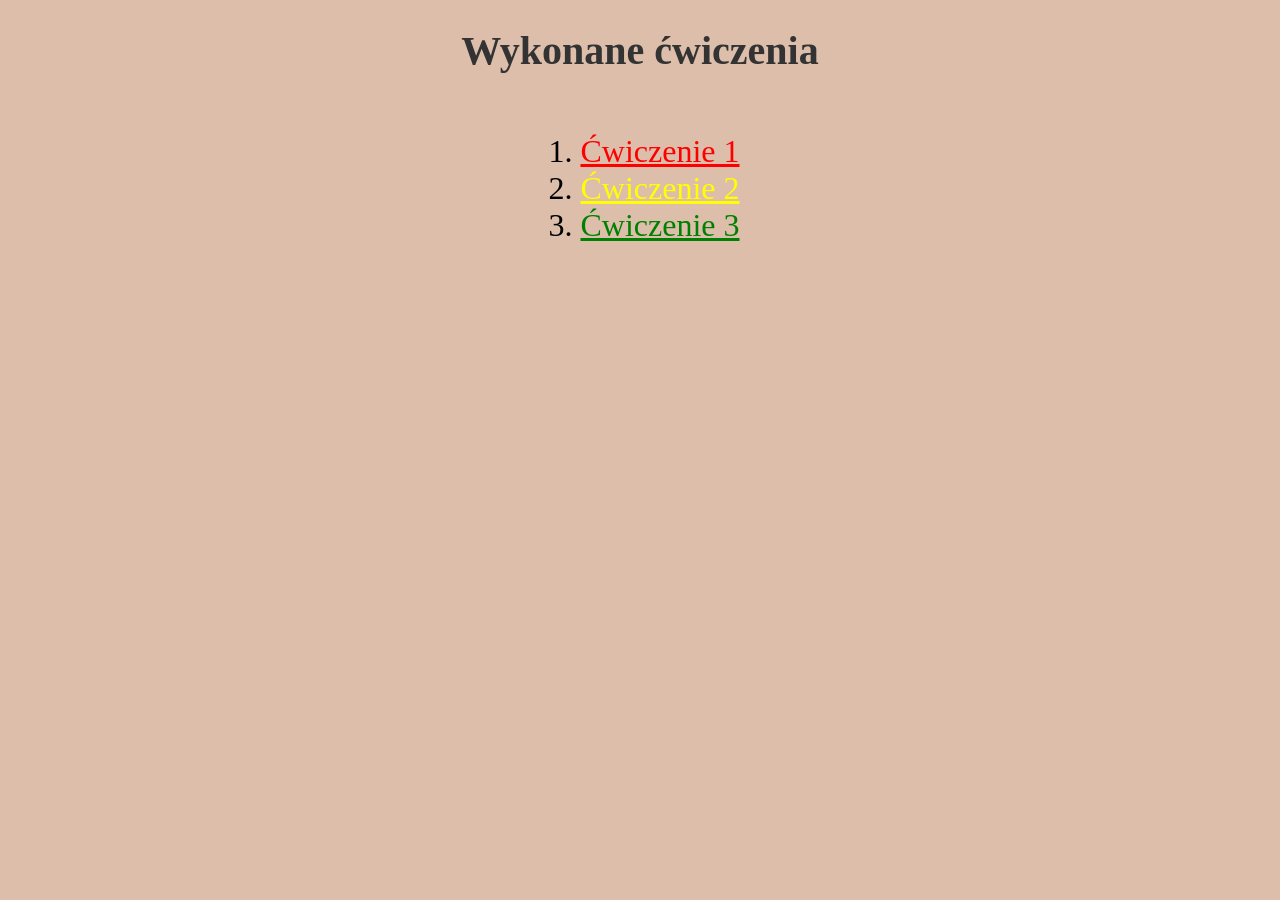
<file: Lab_01/index.html>
<!DOCTYPE html>
<html lang="pl">
<head>
  <meta charset="UTF-8" />
  <meta name="viewport" content="width=device-width, initial-scale=1.0" />
  <title>My Website</title>
  <link rel="stylesheet" href="./style.css" />
</head>
<body>
  <main class="main-container">
    <h1 id="tytul">Wykonane ćwiczenia</h1>
    <ol id="cwiczenia">
      <li><a id="pierwsze" href="cwiczenie1.html">Ćwiczenie 1</a></li>
      <li><a id="drugie" href="cwiczenie2.html">Ćwiczenie 2</a></li>
      <li><a id="trzecie" href="cwiczenie3.html">Ćwiczenie 3</a></li>
    </ol>
  </main>
  <script src="index.js"></script>
</body>
</html>
</file>
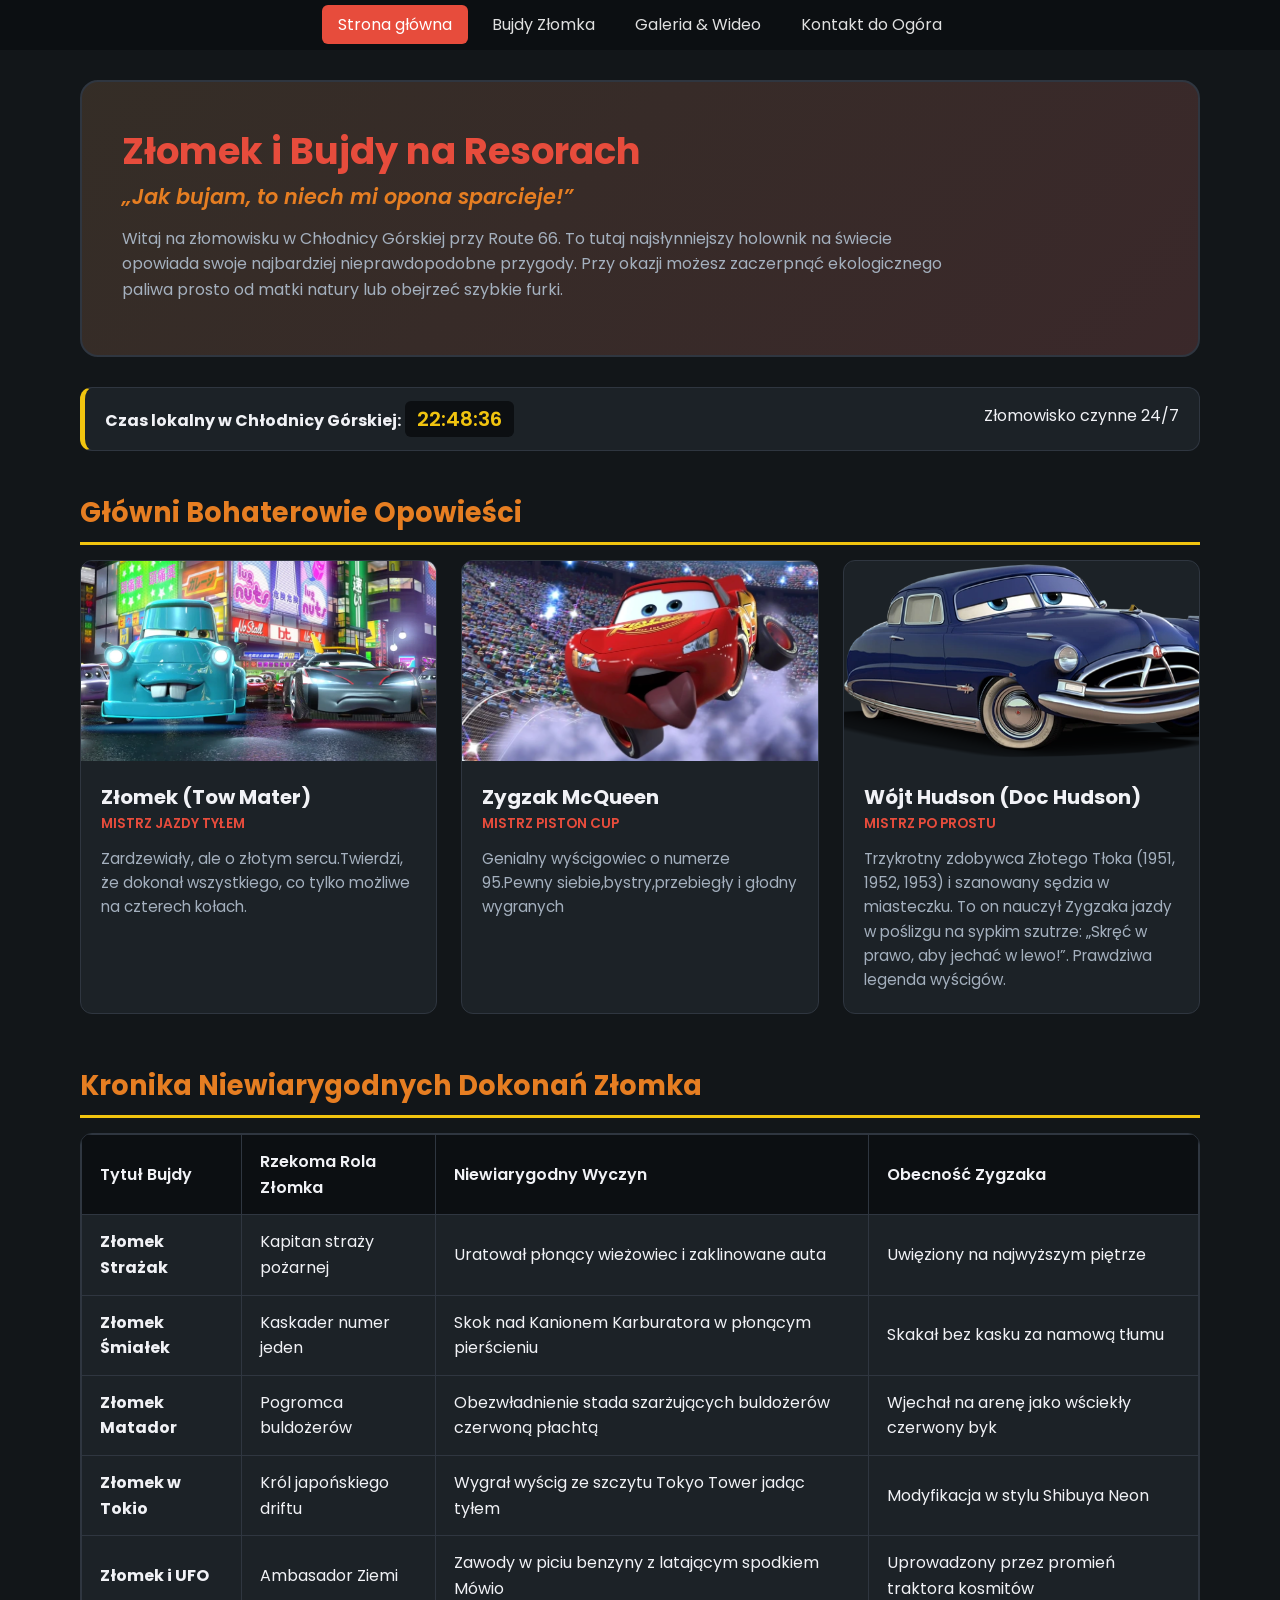
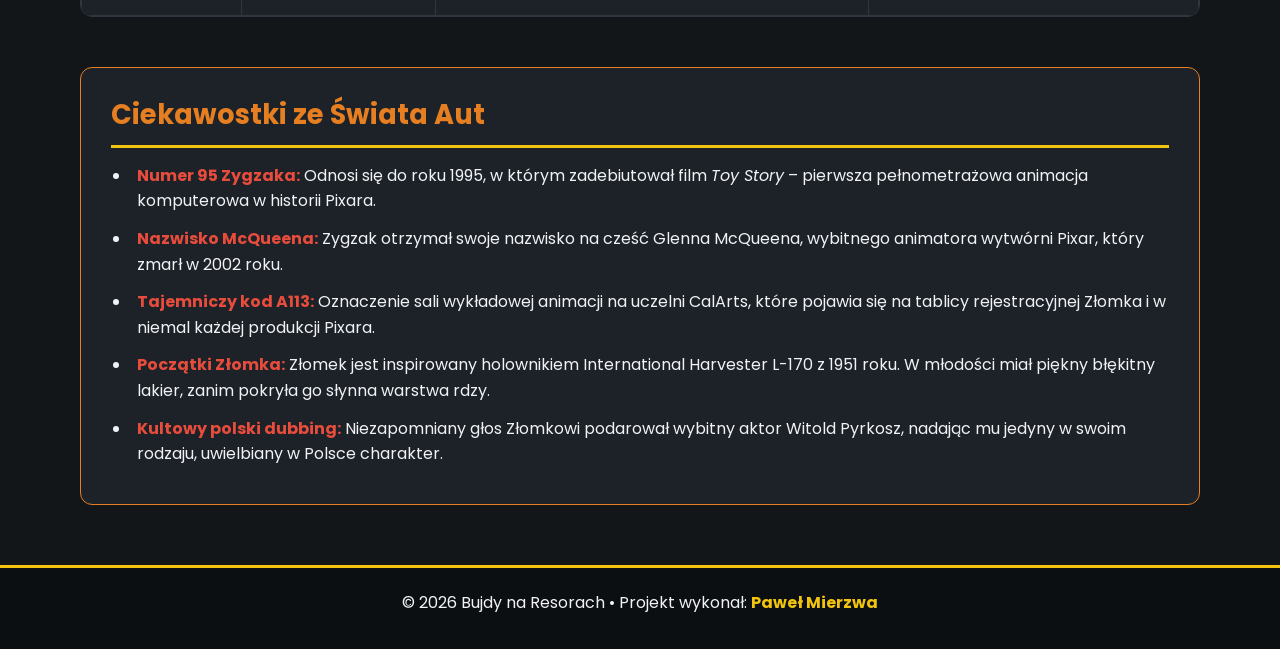
<file: Projekt1/index.html>
<!DOCTYPE html>
<html lang="pl">
<head>
    <meta charset="UTF-8">
    <meta name="viewport" content="width=device-width, initial-scale=1.0">
    <title>Bujdy na Resorach - Złomek & Przyjaciele</title>
    <link href="https://fonts.googleapis.com/css2?family=Poppins:wght@400;600&family=Russo+One&display=swap" rel="stylesheet">
    <link rel="stylesheet" href="index.css">
</head>
<body>
    <header>
        <nav>
            <button class="hamburger" onclick="toggleMenu()">☰</button>
            <ul id="menu">
                <li><a href="index.html" class="active">Strona główna</a></li>
                <li><a href="bajeczki.html">Bujdy Złomka</a></li>
                <li><a href="galeria.html">Galeria & Wideo</a></li>
                <li><a href="kontakt.html">Kontakt do Ogóra</a></li>
            </ul>
        </nav>
    </header>

    <main>
        <section class="hero">
            <h1>Złomek i Bujdy na Resorach</h1>
            <p class="motto">„Jak bujam, to niech mi opona sparcieje!”</p>
            <p class="opis">
                Witaj na złomowisku w Chłodnicy Górskiej przy Route 66. To tutaj najsłynniejszy holownik na świecie
                opowiada swoje najbardziej nieprawdopodobne przygody. Przy okazji możesz zaczerpnąć ekologicznego paliwa
                prosto od matki natury lub obejrzeć szybkie furki.
            </p>
        </section>

        <section class="clock-banner">
            <span> <strong>Czas lokalny w Chłodnicy Górskiej:</strong> <span id="zegar"></span></span>
            <span> Złomowisko czynne 24/7</span>
        </section>

        <section class="sekcja">
            <h2>Główni Bohaterowie Opowieści</h2>

            <div class="karty">
                <article class="karta">
                    <img src="img/bajeczki/tokio.jpg" alt="Złomek mistrz kierownicy">
                    <div class="karta-tresc">
                        <h3>Złomek (Tow Mater)</h3>
                        <p class="rola">Mistrz jazdy tyłem</p>
                        <p>Zardzewiały, ale o złotym sercu.Twierdzi, że dokonał wszystkiego, co tylko możliwe na czterech kołach.</p>
                    </div>
                </article>

                <article class="karta">
                    <img src="img/zygzak.jpg" alt="Zygzak McQueen">
                    <div class="karta-tresc">
                        <h3>Zygzak McQueen</h3>
                        <p class="rola">Mistrz Piston Cup</p>
                        <p>Genialny wyścigowiec o numerze 95.Pewny siebie,bystry,przebiegły i głodny wygranych</p>
                    </div>
                </article>

                <article class="karta">
                    <img src="img/3.jpg" alt="Wójt Hudson Doc Hudson">
                    <div class="karta-tresc">
                        <h3>Wójt Hudson (Doc Hudson)</h3>
                        <p class="rola">Mistrz po prostu</p>
                        <p>Trzykrotny zdobywca Złotego Tłoka (1951, 1952, 1953) i szanowany sędzia w miasteczku. To on nauczył Zygzaka jazdy w poślizgu na sypkim szutrze: „Skręć w prawo, aby jechać w lewo!”. Prawdziwa legenda wyścigów.</p>
                    </div>
                </article>
            </div>
        </section>

        <section class="sekcja">
            <h2>Kronika Niewiarygodnych Dokonań Złomka</h2>
            <div class="table-responsive">
                <table>
                    <thead>
                        <tr>
                            <th>Tytuł Bujdy</th>
                            <th>Rzekoma Rola Złomka</th>
                            <th>Niewiarygodny Wyczyn</th>
                            <th>Obecność Zygzaka</th>
                        </tr>
                    </thead>
                    <tbody>
                        <tr>
                            <td><strong>Złomek Strażak</strong></td>
                            <td>Kapitan straży pożarnej</td>
                            <td>Uratował płonący wieżowiec i zaklinowane auta</td>
                            <td>Uwięziony na najwyższym piętrze</td>
                        </tr>
                        <tr>
                            <td><strong>Złomek Śmiałek</strong></td>
                            <td>Kaskader numer jeden</td>
                            <td>Skok nad Kanionem Karburatora w płonącym pierścieniu</td>
                            <td>Skakał bez kasku za namową tłumu</td>
                        </tr>
                        <tr>
                            <td><strong>Złomek Matador</strong></td>
                            <td>Pogromca buldożerów</td>
                            <td>Obezwładnienie stada szarżujących buldożerów czerwoną płachtą</td>
                            <td>Wjechał na arenę jako wściekły czerwony byk</td>
                        </tr>
                        <tr>
                            <td><strong>Złomek w Tokio</strong></td>
                            <td>Król japońskiego driftu</td>
                            <td>Wygrał wyścig ze szczytu Tokyo Tower jadąc tyłem</td>
                            <td>Modyfikacja w stylu Shibuya Neon</td>
                        </tr>
                        <tr>
                            <td><strong>Złomek i UFO</strong></td>
                            <td>Ambasador Ziemi</td>
                            <td>Zawody w piciu benzyny z latającym spodkiem Mówio</td>
                            <td>Uprowadzony przez promień traktora kosmitów</td>
                        </tr>
                    </tbody>
                </table>
            </div>
        </section>

        <section class="ciekawostki-box">
            <h2>Ciekawostki ze Świata Aut</h2>
            <ul>
                <li><strong>Numer 95 Zygzaka:</strong> Odnosi się do roku 1995, w którym zadebiutował film <em>Toy Story</em> – pierwsza pełnometrażowa animacja komputerowa w historii Pixara.</li>
                <li><strong>Nazwisko McQueena:</strong> Zygzak otrzymał swoje nazwisko na cześć Glenna McQueena, wybitnego animatora wytwórni Pixar, który zmarł w 2002 roku.</li>
                <li><strong>Tajemniczy kod A113:</strong> Oznaczenie sali wykładowej animacji na uczelni CalArts, które pojawia się na tablicy rejestracyjnej Złomka i w niemal każdej produkcji Pixara.</li>
                <li><strong>Początki Złomka:</strong> Złomek jest inspirowany holownikiem International Harvester L-170 z 1951 roku. W młodości miał piękny błękitny lakier, zanim pokryła go słynna warstwa rdzy.</li>
                <li><strong>Kultowy polski dubbing:</strong> Niezapomniany głos Złomkowi podarował wybitny aktor Witold Pyrkosz, nadając mu jedyny w swoim rodzaju, uwielbiany w Polsce charakter.</li>
            </ul>
        </section>
    </main>

    <footer>
        <p>&copy; 2026 Bujdy na Resorach &bull; Projekt wykonał: <strong>Paweł Mierzwa</strong></p>
    </footer>

    <script src="index.js"></script>
</body>
</html>
</file>
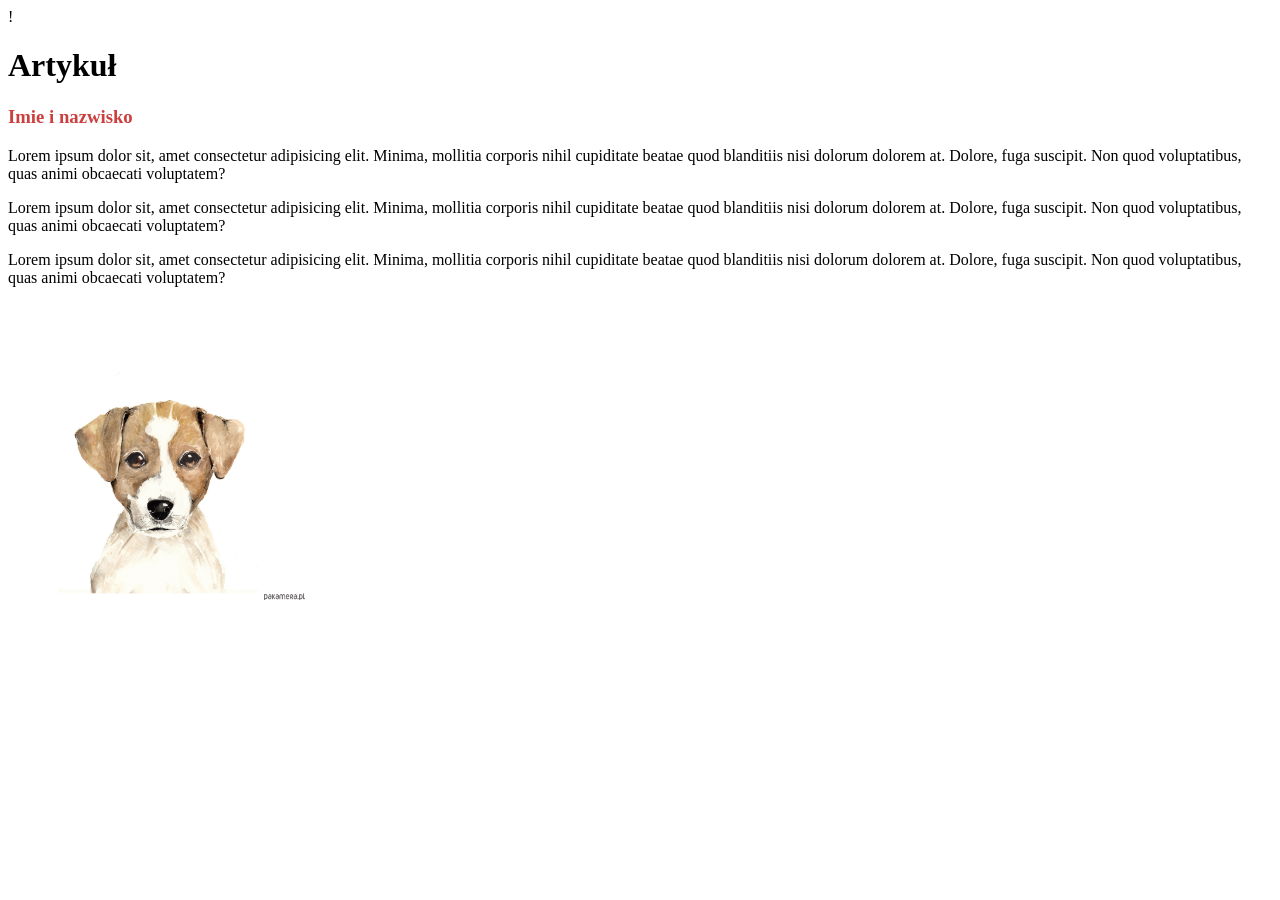
<file: Lab_01/cwiczenie1.html>
!<!DOCTYPE html>
<html lang="pl">
<head>
  <meta charset="UTF-8" />
  <meta name="viewport" content="width=device-width, initial-scale=1.0" />
  <title>Ćwiczenie 1</title>
  <link rel="stylesheet" href="./style1.css" />
</head>
<body>
  <h1>Artykuł</h1>
  <h3 id="imie">Imie i nazwisko</h3>
  <p>
    Lorem ipsum dolor sit, amet consectetur adipisicing elit. Minima, mollitia corporis nihil cupiditate beatae quod blanditiis nisi dolorum dolorem at. Dolore, fuga suscipit. Non quod voluptatibus, quas animi obcaecati voluptatem?
  </p>
  <p>
    Lorem ipsum dolor sit, amet consectetur adipisicing elit. Minima, mollitia corporis nihil cupiditate beatae quod blanditiis nisi dolorum dolorem at. Dolore, fuga suscipit. Non quod voluptatibus, quas animi obcaecati voluptatem?
  </p>
  <p>
    Lorem ipsum dolor sit, amet consectetur adipisicing elit. Minima, mollitia corporis nihil cupiditate beatae quod blanditiis nisi dolorum dolorem at. Dolore, fuga suscipit. Non quod voluptatibus, quas animi obcaecati voluptatem?
  </p>
    <img src="piesek.jpg" alt="piesek">  

</body>
</html>
</file>
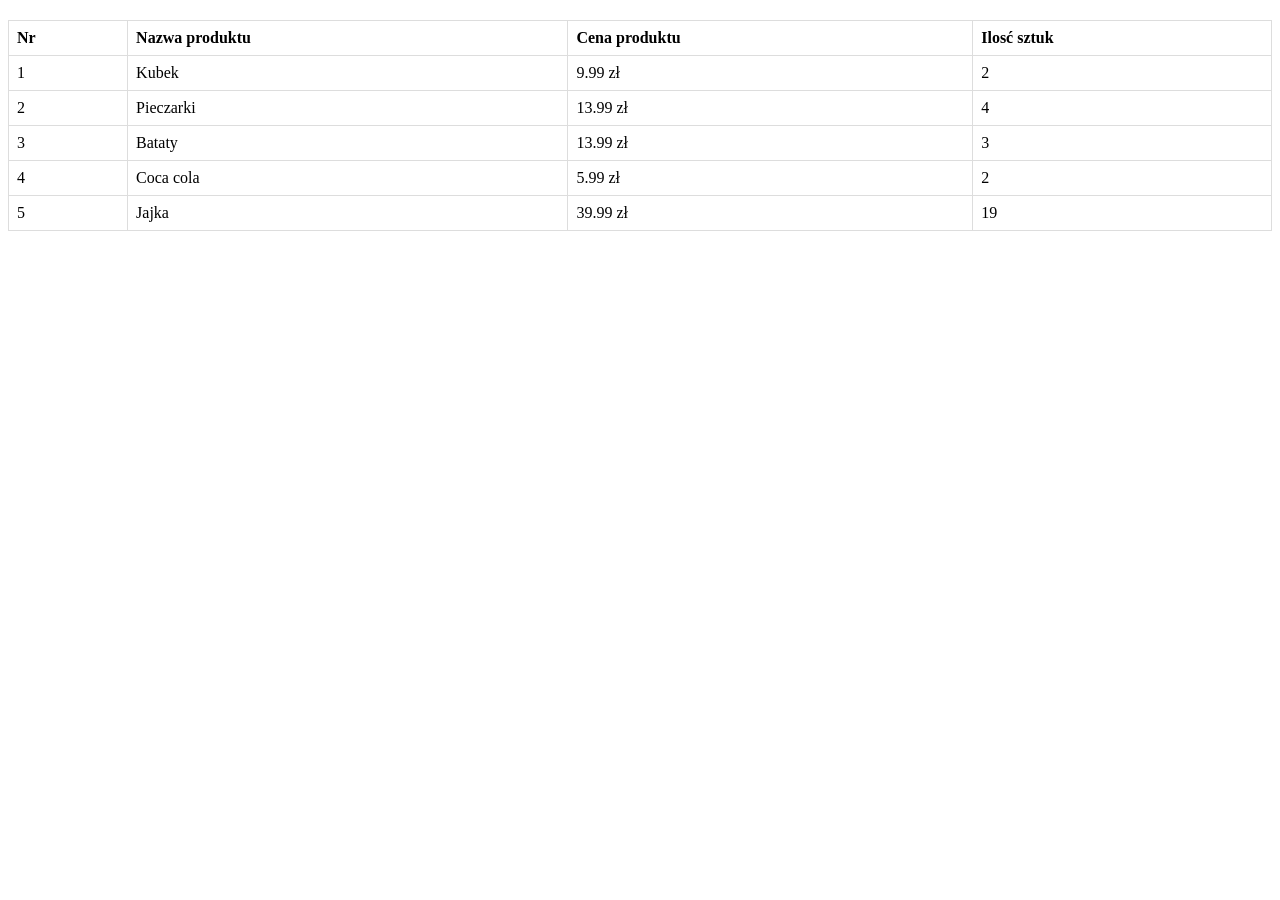
<file: Lab_01/cwiczenie2.html>
<!DOCTYPE html>
<html lang="pl">
<head>
  <meta charset="UTF-8" />
  <meta name="viewport" content="width=device-width, initial-scale=1.0" />
  <title>Ćwiczenie 2</title>
  <link rel="stylesheet" href="./style2.css" />

</head>
<body>
    <table>
        <tr>
            <th>Nr</th>
            <th>Nazwa produktu</th>
            <th>Cena produktu</th>
            <th>Ilosć sztuk</th>
        </tr>
        <tr>
            <td>1</td>
            <td>Kubek</td>
            <td>9.99 zł</td>
            <td>2</td>
        </tr>
        <tr>
            <td>2</td>
            <td>Pieczarki</td>
            <td>13.99 zł</td>
            <td>4</td>
        </tr>
        <tr>
            <td>3</td>
            <td>Bataty</td>
            <td>13.99 zł</td>
            <td>3</td>
        </tr>
        <tr>
            <td>4</td>
            <td>Coca cola</td>
            <td>5.99 zł</td>
            <td>2</td>
        </tr>
        <tr>
            <td>5</td>
            <td>Jajka</td>
            <td>39.99 zł</td>
            <td>19</td>
        </tr>
        
    </table>

</body>
</html>
</file>
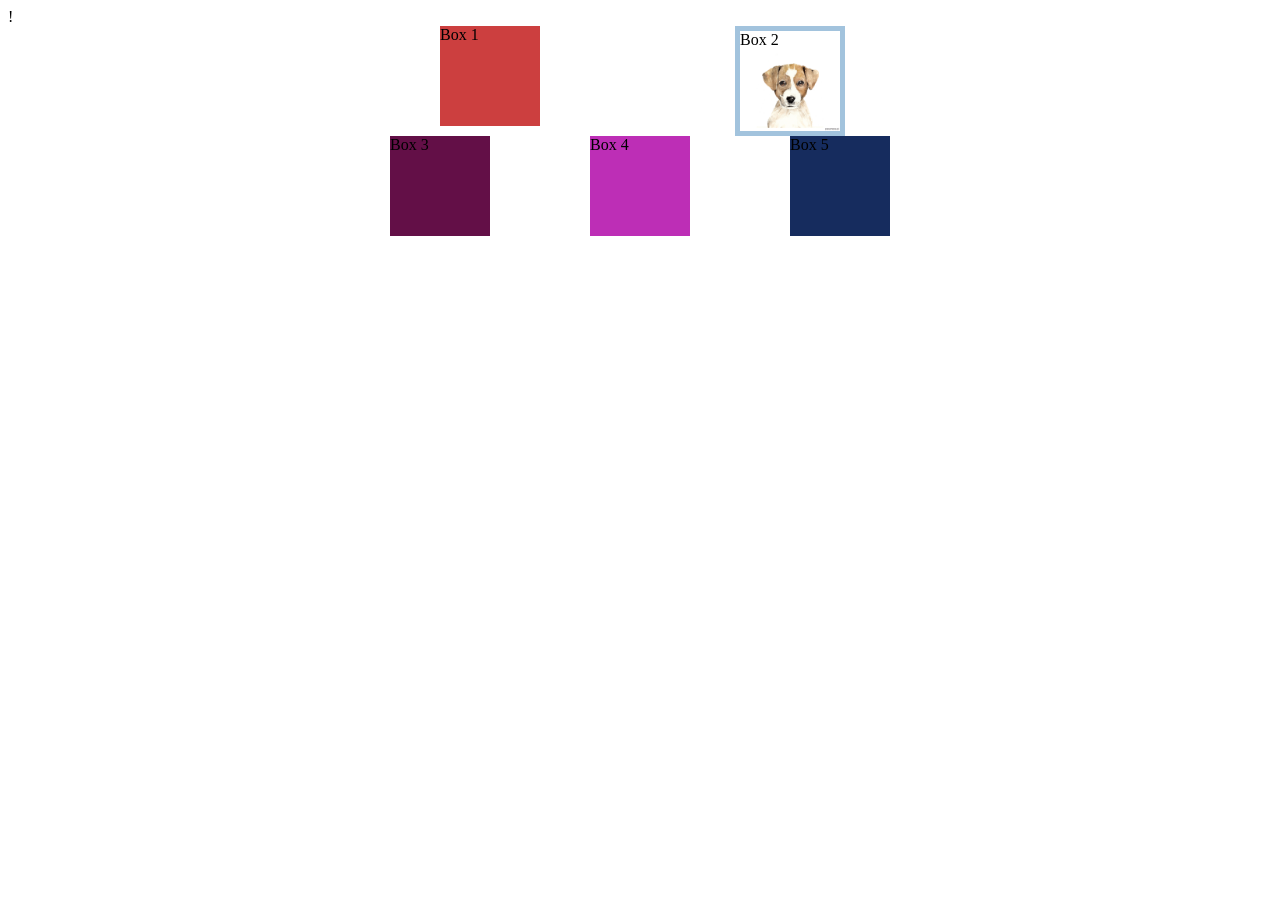
<file: Lab_01/cwiczenie3.html>
!<!DOCTYPE html>
<html lang="pl">
<head>
  <meta charset="UTF-8" />
  <meta name="viewport" content="width=device-width, initial-scale=1.0" />
  <title>Ćwiczenie 3</title>
  <link rel="stylesheet" href="./style3.css" />
</head>
<body>
    <div id="contener">
        <div class="box" id="box1">Box 1</div>
        <div class="box" id="box2">Box 2</div>
        <div class="box" id="box3">Box 3</div>
        <div class="box" id="box4">Box 4</div>
        <div class="box" id="box5">Box 5</div>
    </div>
</body>
</html>
</file>
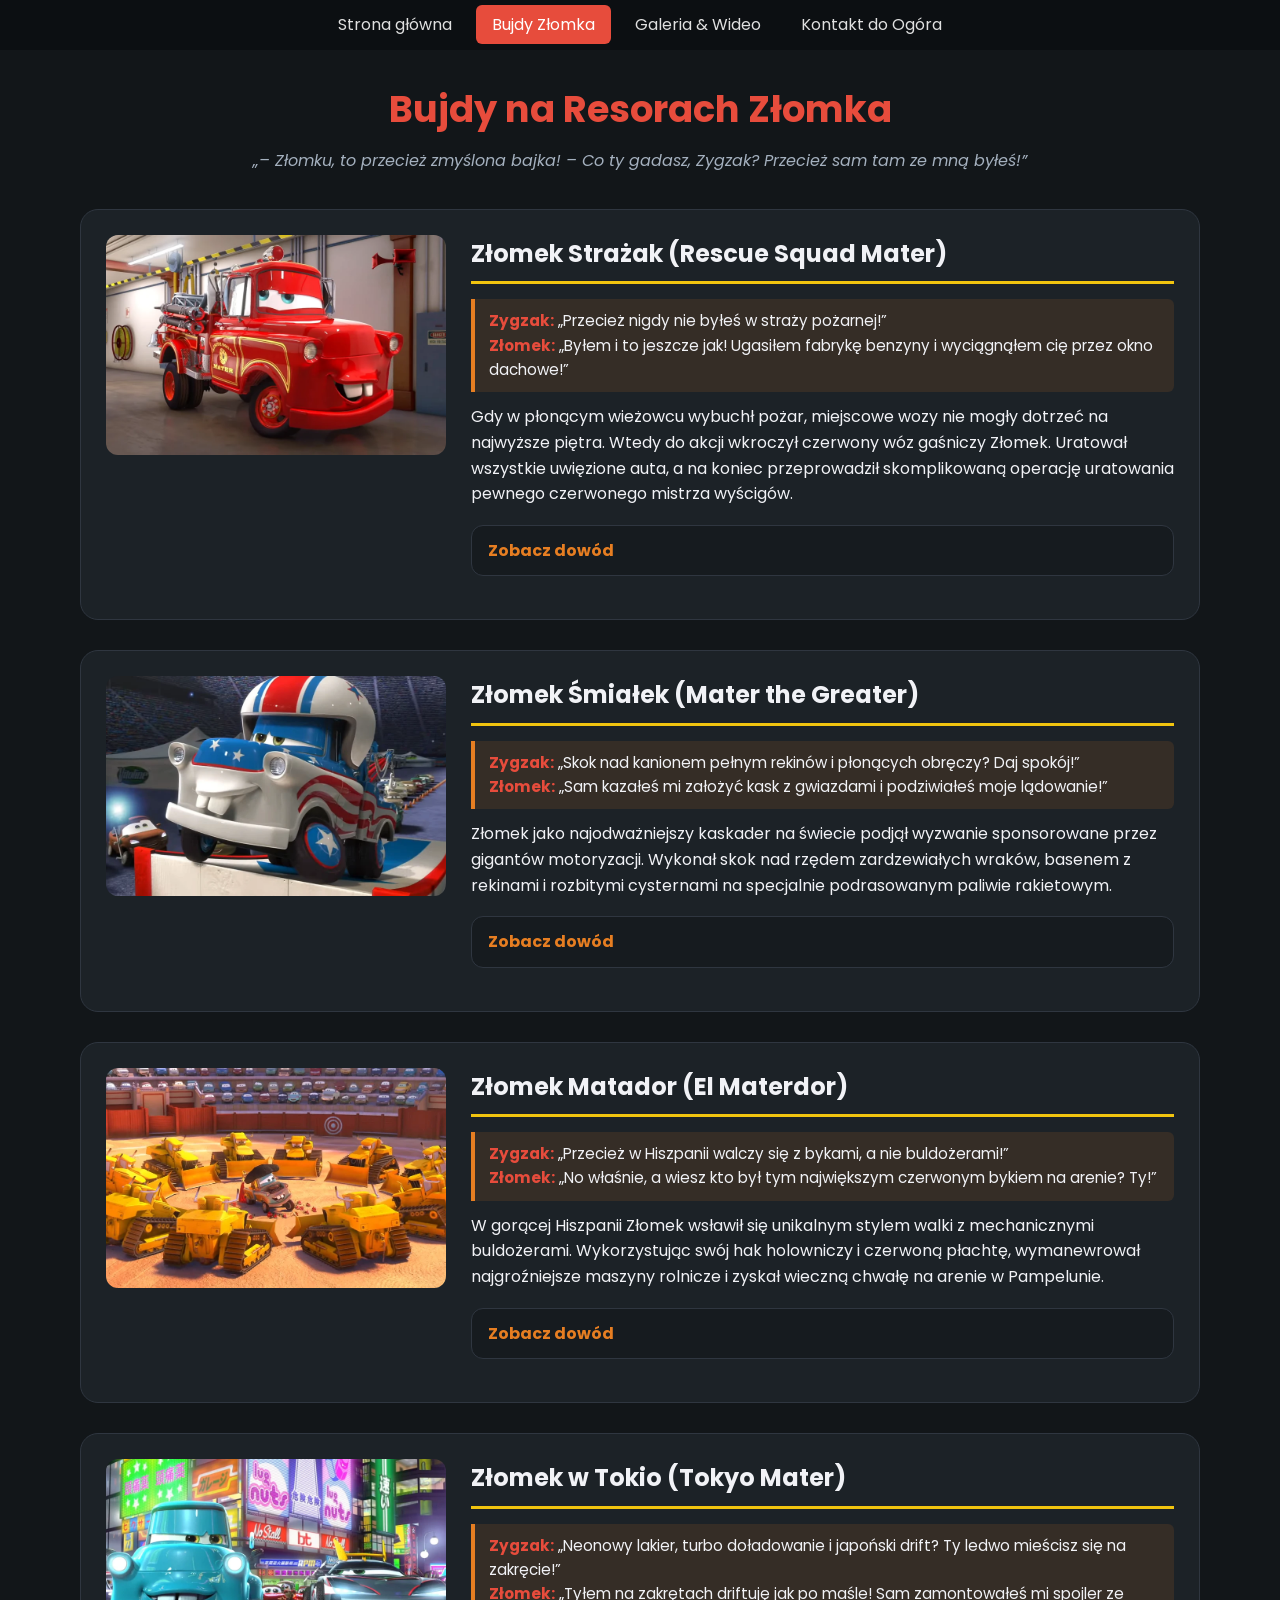
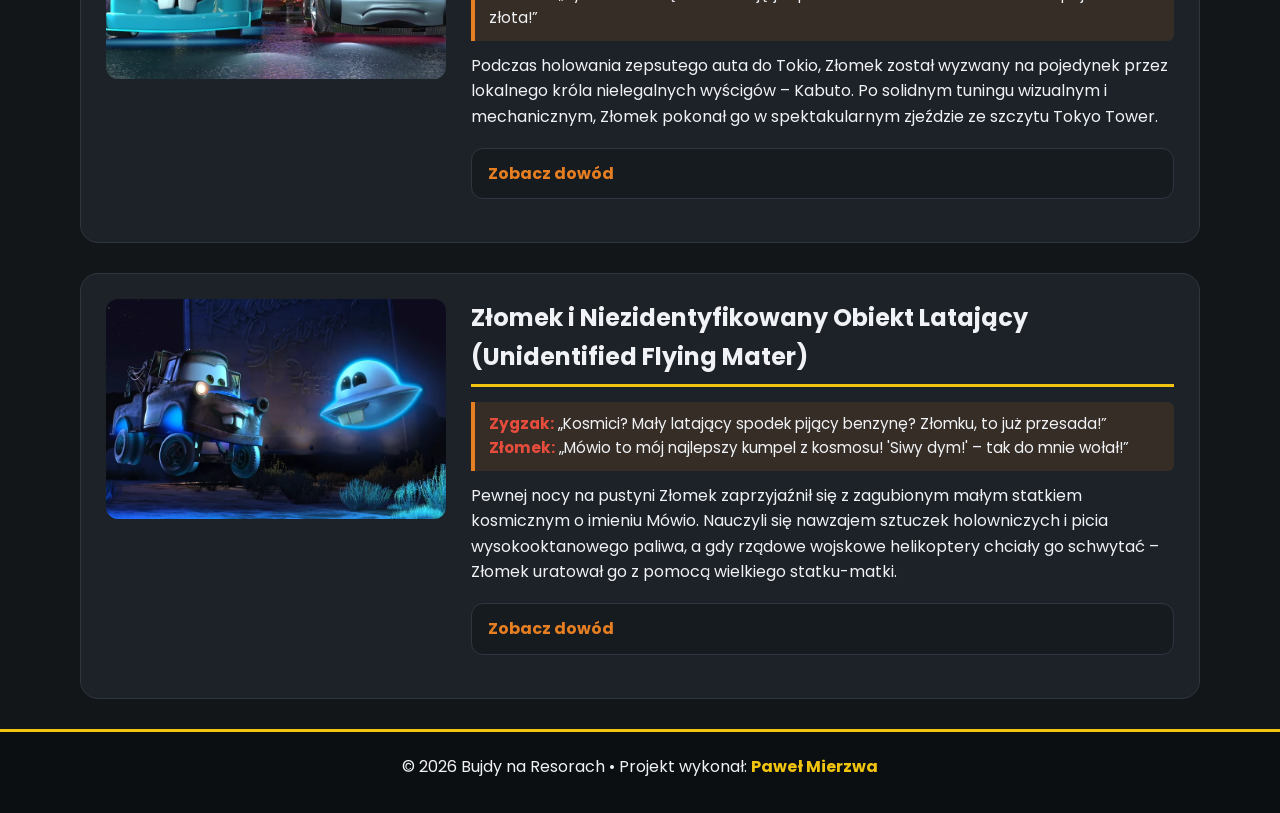
<file: Projekt1/bajeczki.html>
<!DOCTYPE html>
<html lang="pl">
<head>
    <meta charset="UTF-8">
    <meta name="viewport" content="width=device-width, initial-scale=1.0">
    <title>Bujdy Złomka - Opowieści i Dowody</title>
    <link href="https://fonts.googleapis.com/css2?family=Poppins:wght@400;600&family=Russo+One&display=swap" rel="stylesheet">
    <link rel="stylesheet" href="bajeczki.css">
</head>
<body>
    <header>
        <nav>
            <button class="hamburger" onclick="toggleMenu()">☰</button>
            <ul id="menu">
                <li><a href="index.html">Strona główna</a></li>
                <li><a href="bajeczki.html" class="active">Bujdy Złomka</a></li>
                <li><a href="galeria.html">Galeria & Wideo</a></li>
                <li><a href="kontakt.html">Kontakt do Ogóra</a></li>
            </ul>
        </nav>
    </header>

    <main>
        <section class="podstrona-header">
            <h1>Bujdy na Resorach Złomka</h1>
            <p class="podstrona-opis">
                <em>„– Złomku, to przecież zmyślona bajka! – Co ty gadasz, Zygzak? Przecież sam tam ze mną byłeś!”</em>
            </p>
        </section>

        <div class="opowiesci-container">

            <article class="bajka">
                <div class="bajka-media">
                    <img src="img/bajeczki/strazak.jpg" alt="Złomek jako dzielny strażak">
                </div>
                <div class="bajka-content">
                    <h2>Złomek Strażak (Rescue Squad Mater)</h2>
                    <p class="dialog"><strong>Zygzak:</strong> „Przecież nigdy nie byłeś w straży pożarnej!”<br>
                    <strong>Złomek:</strong> „Byłem i to jeszcze jak! Ugasiłem fabrykę benzyny i wyciągnąłem cię przez okno dachowe!”</p>
                    <p>
                        Gdy w płonącym wieżowcu wybuchł pożar, miejscowe wozy nie mogły dotrzeć na najwyższe piętra.
                        Wtedy do akcji wkroczył czerwony wóz gaśniczy Złomek. Uratował wszystkie uwięzione auta, a na koniec
                        przeprowadził skomplikowaną operację uratowania pewnego czerwonego mistrza wyścigów.
                    </p>

                    <details class="dowod-box">
                        <summary><strong>Zobacz dowód</strong></summary>
                        <div class="dowod-zawartosc">
                            <img src="img/bajeczki/strazak-dowod.jpg" alt="Dowód: Zygzak w płonącym budynku ratowany przez Złomka">
                        </div>
                    </details>
                </div>
            </article>

            <article class="bajka">
                <div class="bajka-media">
                    <img src="img/bajeczki/smialek.jpg" alt="Złomek kaskader śmiałek">
                </div>
                <div class="bajka-content">
                    <h2>Złomek Śmiałek (Mater the Greater)</h2>
                    <p class="dialog"><strong>Zygzak:</strong> „Skok nad kanionem pełnym rekinów i płonących obręczy? Daj spokój!”<br>
                    <strong>Złomek:</strong> „Sam kazałeś mi założyć kask z gwiazdami i podziwiałeś moje lądowanie!”</p>
                    <p>
                        Złomek jako najodważniejszy kaskader na świecie podjął wyzwanie sponsorowane przez gigantów motoryzacji.
                        Wykonał skok nad rzędem zardzewiałych wraków, basenem z rekinami i rozbitymi cysternami na specjalnie
                        podrasowanym paliwie rakietowym.
                    </p>

                    <details class="dowod-box">
                        <summary><strong>Zobacz dowód</strong></summary>
                        <div class="dowod-zawartosc">
                            <img src="img/bajeczki/smialek-dowod.jpg" alt="Dowód: Złomek i Zygzak w strojach kaskaderskich">
                        </div>
                    </details>
                </div>
            </article>

            <article class="bajka">
                <div class="bajka-media">
                    <img src="img/bajeczki/matador.jpg" alt="Złomek jako hiszpański matador">
                </div>
                <div class="bajka-content">
                    <h2>Złomek Matador (El Materdor)</h2>
                    <p class="dialog"><strong>Zygzak:</strong> „Przecież w Hiszpanii walczy się z bykami, a nie buldożerami!”<br>
                    <strong>Złomek:</strong> „No właśnie, a wiesz kto był tym największym czerwonym bykiem na arenie? Ty!”</p>
                    <p>
                        W gorącej Hiszpanii Złomek wsławił się unikalnym stylem walki z mechanicznymi buldożerami. Wykorzystując
                        swój hak holowniczy i czerwoną płachtę, wymanewrował najgroźniejsze maszyny rolnicze i zyskał wieczną
                        chwałę na arenie w Pampelunie.
                    </p>

                    <details class="dowod-box">
                        <summary><strong>Zobacz dowód</strong></summary>
                        <div class="dowod-zawartosc">
                            <img src="img/bajeczki/matador-dowod.jpg" alt="Dowód: Zygzak na hiszpańskiej arenie jako byk">
                        </div>
                    </details>
                </div>
            </article>

            <article class="bajka">
                <div class="bajka-media">
                    <img src="img/bajeczki/tokio.jpg" alt="Złomek driftujący w Tokio">
                </div>
                <div class="bajka-content">
                    <h2>Złomek w Tokio (Tokyo Mater)</h2>
                    <p class="dialog"><strong>Zygzak:</strong> „Neonowy lakier, turbo doładowanie i japoński drift? Ty ledwo mieścisz się na zakręcie!”<br>
                    <strong>Złomek:</strong> „Tyłem na zakrętach driftuję jak po maśle! Sam zamontowałeś mi spojler ze złota!”</p>
                    <p>
                        Podczas holowania zepsutego auta do Tokio, Złomek został wyzwany na pojedynek przez lokalnego króla
                        nielegalnych wyścigów – Kabuto. Po solidnym tuningu wizualnym i mechanicznym, Złomek pokonał go
                        w spektakularnym zjeździe ze szczytu Tokyo Tower.
                    </p>

                    <details class="dowod-box">
                        <summary><strong>Zobacz dowód</strong></summary>
                        <div class="dowod-zawartosc">
                            <img src="img/bajeczki/tokio-dowod.jpg" alt="Dowód: Zygzak stuningowany w Tokio">
                        </div>
                    </details>
                </div>
            </article>

            <article class="bajka">
                <div class="bajka-media">
                    <img src="img/bajeczki/ufo.jpg" alt="Złomek i UFO Mówio">
                </div>
                <div class="bajka-content">
                    <h2>Złomek i Niezidentyfikowany Obiekt Latający (Unidentified Flying Mater)</h2>
                    <p class="dialog"><strong>Zygzak:</strong> „Kosmici? Mały latający spodek pijący benzynę? Złomku, to już przesada!”<br>
                    <strong>Złomek:</strong> „Mówio to mój najlepszy kumpel z kosmosu! 'Siwy dym!' – tak do mnie wołał!”</p>
                    <p>
                        Pewnej nocy na pustyni Złomek zaprzyjaźnił się z zagubionym małym statkiem kosmicznym o imieniu Mówio.
                        Nauczyli się nawzajem sztuczek holowniczych i picia wysokooktanowego paliwa, a gdy rządowe wojskowe
                        helikoptery chciały go schwytać – Złomek uratował go z pomocą wielkiego statku-matki.
                    </p>

                    <details class="dowod-box">
                        <summary><strong>Zobacz dowód</strong></summary>
                        <div class="dowod-zawartosc">
                            <img src="img/bajeczki/ufo-dowod.jpg" alt="Dowód: Zygzak unoszący się w promieniu UFO">
                        </div>
                    </details>
                </div>
            </article>
        </div>
    </main>

    <footer>
        <p>&copy; 2026 Bujdy na Resorach &bull; Projekt wykonał: <strong>Paweł Mierzwa</strong></p>
    </footer>

    <script src="bajeczki.js"></script>
</body>
</html>
</file>
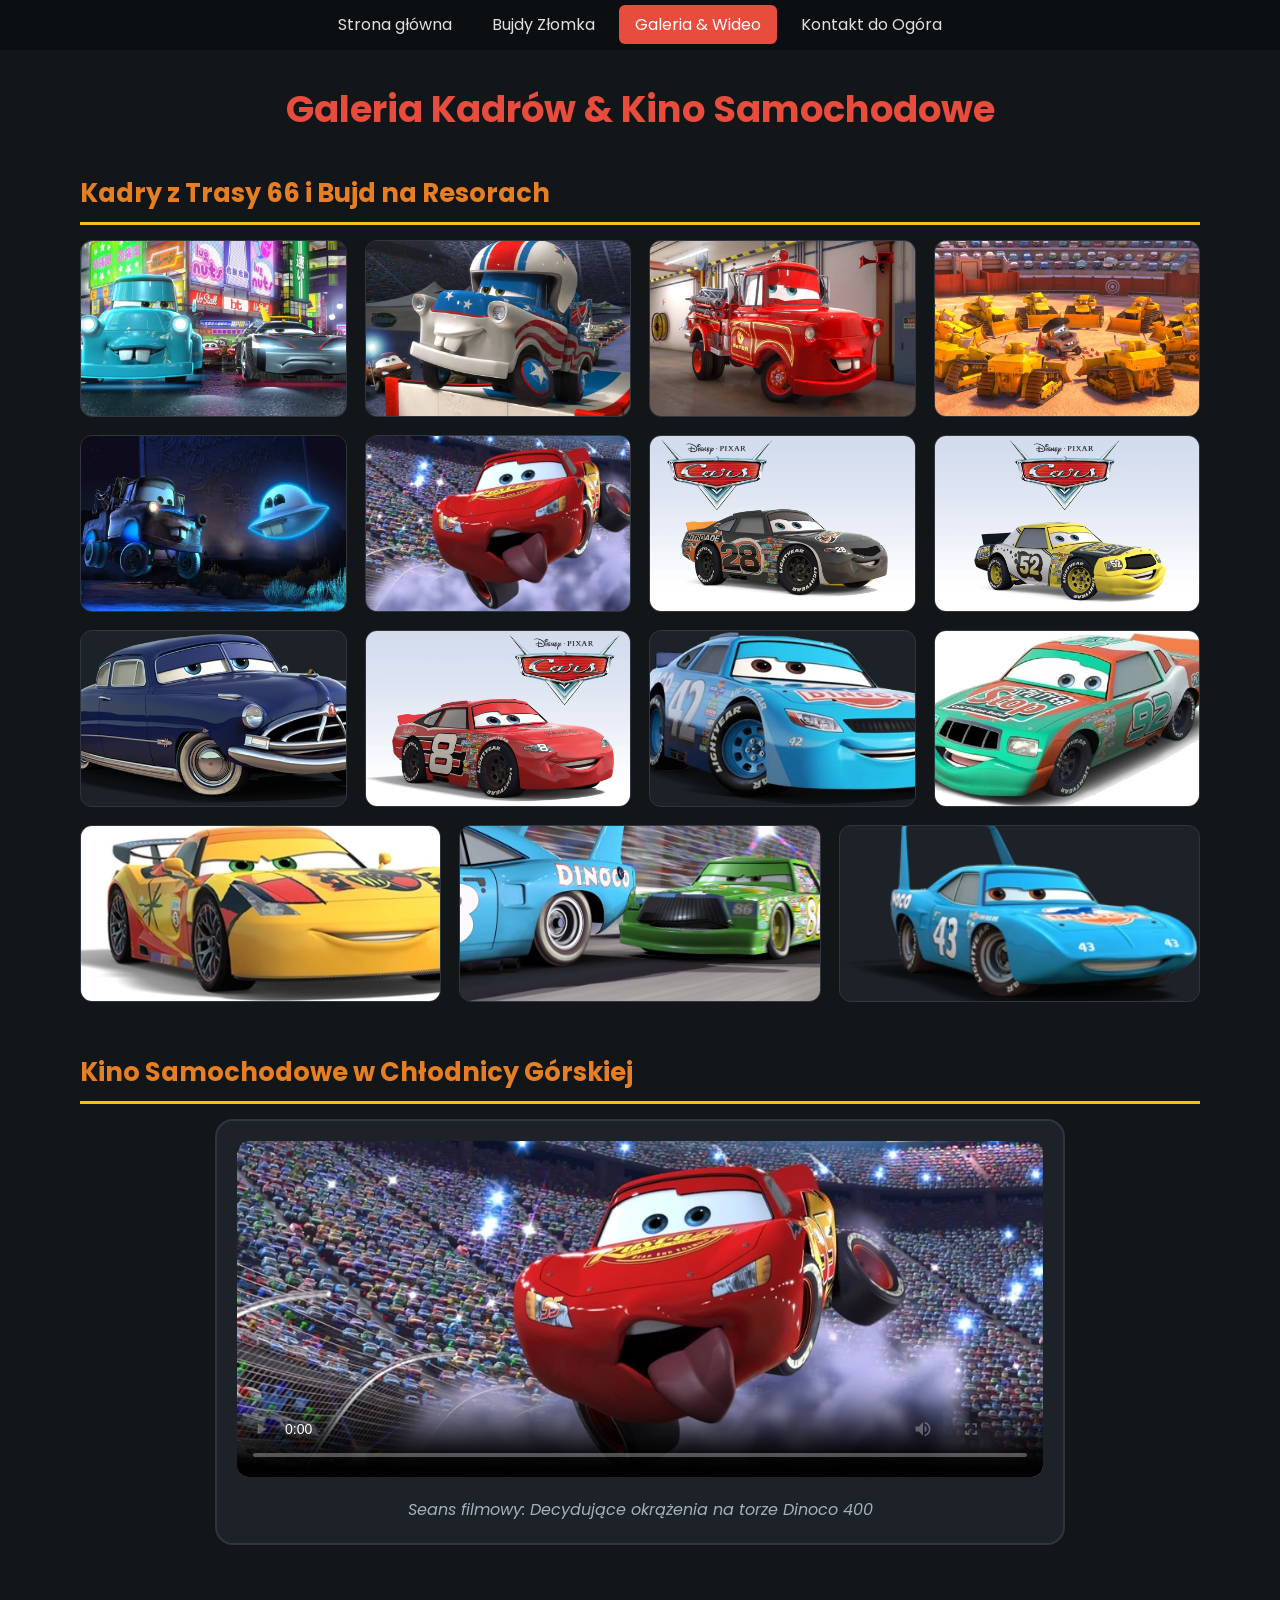
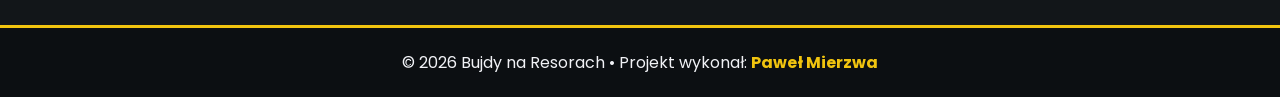
<file: Projekt1/galeria.html>
<!DOCTYPE html>
<html lang="pl">
<head>
    <meta charset="UTF-8">
    <meta name="viewport" content="width=device-width, initial-scale=1.0">
    <title>Galeria Kadrów i Kino - Bujdy na Resorach</title>
    <link href="https://fonts.googleapis.com/css2?family=Poppins:wght@400;600&family=Russo+One&display=swap" rel="stylesheet">
    <link rel="stylesheet" href="galeria.css">
</head>
<body>
    <header>
        <nav>
            <button class="hamburger" onclick="toggleMenu()">☰</button>
            <ul id="menu">
                <li><a href="index.html">Strona główna</a></li>
                <li><a href="bajeczki.html">Bujdy Złomka</a></li>
                <li><a href="galeria.html" class="active">Galeria & Wideo</a></li>
                <li><a href="kontakt.html">Kontakt do Ogóra</a></li>
            </ul>
        </nav>
    </header>

    <main>
        <section class="podstrona-header">
            <h1>Galeria Kadrów & Kino Samochodowe</h1>
        </section>

        <section class="sekcja">
            <h2>Kadry z Trasy 66 i Bujd na Resorach</h2>
            <div class="galeria-wrap">
                <figure class="foto-karta">
                    <img src="img/bajeczki/tokio.jpg" alt="Złomek w Tokio Drift">
                </figure>
                <figure class="foto-karta">
                    <img src="img/bajeczki/smialek.jpg" alt="Złomek Kaskader Śmiałek">
                </figure>
                <figure class="foto-karta">
                    <img src="img/bajeczki/strazak.jpg" alt="Dzielny wóz strażacki Złomek">
                </figure>
                <figure class="foto-karta">
                    <img src="img/bajeczki/matador.jpg" alt="Złomek walczący z buldożerami">
                </figure>
                <figure class="foto-karta">
                    <img src="img/bajeczki/ufo.jpg" alt="Spotkanie Złomka ze spodkiem UFO Mówio">
                </figure>
                <figure class="foto-karta">
                    <img src="img/zygzak.jpg" alt="Zygzak McQueen #95">
                </figure>
                <figure class="foto-karta">
                    <img src="img/1.jpg" alt="Zawodnik Nitroade #28">
                </figure>
                <figure class="foto-karta">
                    <img src="img/2.jpg" alt="Zawodnik Piston Cup">
                </figure>
                <figure class="foto-karta">
                    <img src="img/3.jpg" alt="Bolid wyścigowy">
                </figure>
                <figure class="foto-karta">
                    <img src="img/4.jpg" alt="Dale Earnhardt Jr #8">
                </figure>
                <figure class="foto-karta">
                    <img src="img/5.jpg" alt="Dinoco #42">
                </figure>
                <figure class="foto-karta">
                    <img src="img/7.jpg" alt="Sputter Stop #92">
                </figure>
                <figure class="foto-karta">
                    <img src="img/8.jpg" alt="Zawodnik World Grand Prix">
                </figure>
                <figure class="foto-karta">
                    <img src="img/marucha.jpg" alt="Marek Marucha #86">
                </figure>
                <figure class="foto-karta">
                    <img src="img/pankrol.jpg" alt="Pan Król Dinoco #43">
                </figure>
            </div>
        </section>

        <section class="sekcja">
            <h2>Kino Samochodowe w Chłodnicy Górskiej</h2>
            <div class="video-container">
                <video src="video/ostatniwyscig.mp4" controls preload="metadata" poster="img/zygzak.jpg">
                    Twoja przeglądarka nie obsługuje tagu wideo.
                </video>
                <p class="video-podpis"><em>Seans filmowy: Decydujące okrążenia na torze Dinoco 400</em></p>
            </div>
        </section>
    </main>

    <div id="modal-foto" class="modal">
        <img class="modal-content" id="modal-img" alt="">
    </div>

    <footer>
        <p>&copy; 2026 Bujdy na Resorach &bull; Projekt wykonał: <strong>Paweł Mierzwa</strong></p>
    </footer>

    <script src="galeria.js"></script>
</body>
</html>
</file>
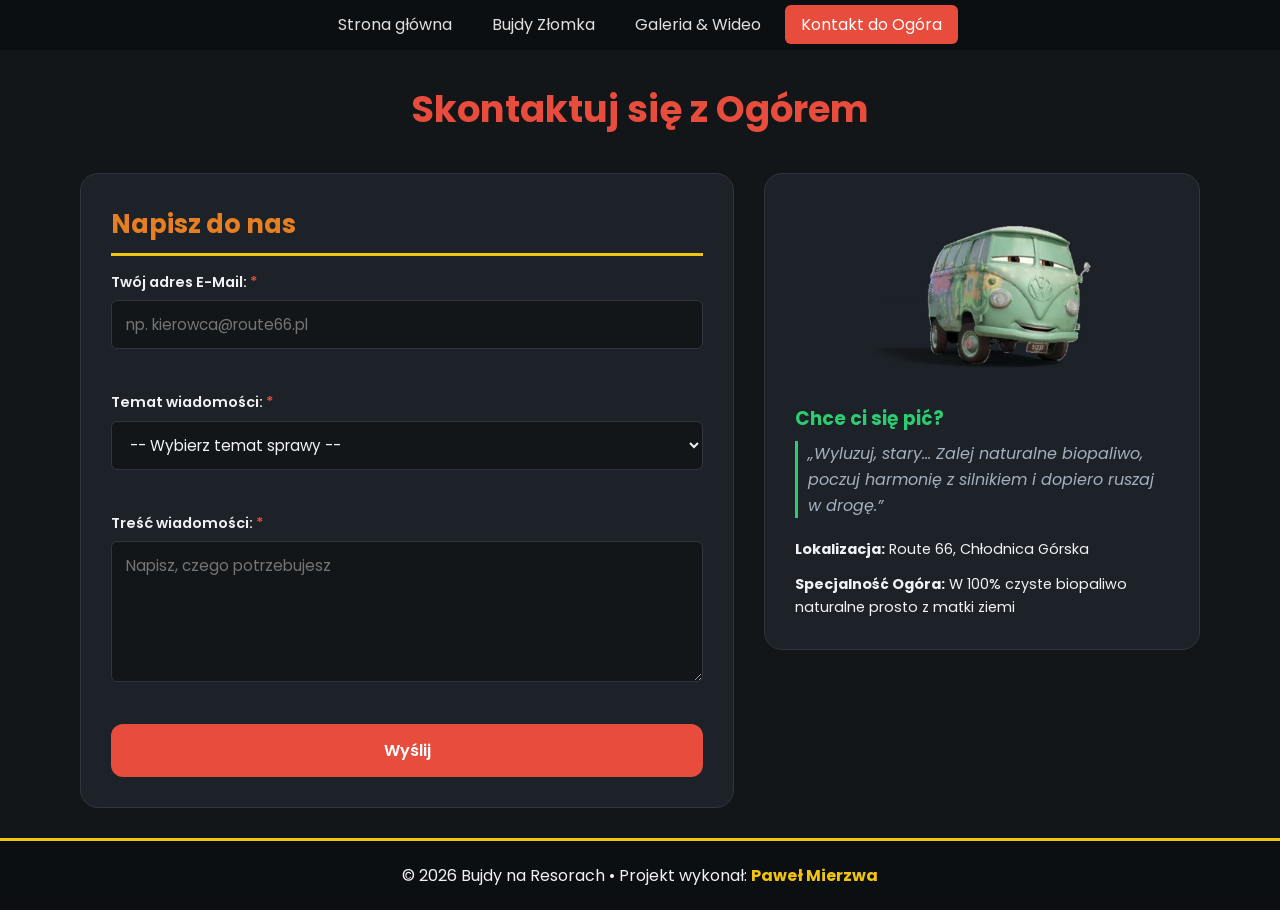
<file: Projekt1/kontakt.html>
<!DOCTYPE html>
<html lang="pl">
<head>
    <meta charset="UTF-8">
    <meta name="viewport" content="width=device-width, initial-scale=1.0">
    <title>Kontakt do Ogóra Chłodnica Górska</title>
    <link href="https://fonts.googleapis.com/css2?family=Poppins:wght@400;600&family=Russo+One&display=swap" rel="stylesheet">
    <link rel="stylesheet" href="kontakt.css">
</head>
<body>
    <header>
        <nav>
            <button class="hamburger" onclick="toggleMenu()">☰</button>
            <ul id="menu">
                <li><a href="index.html">Strona główna</a></li>
                <li><a href="bajeczki.html">Bujdy Złomka</a></li>
                <li><a href="galeria.html">Galeria & Wideo</a></li>
                <li><a href="kontakt.html" class="active">Kontakt do Ogóra</a></li>
            </ul>
        </nav>
    </header>

    <main>
        <section class="podstrona-header">
            <h1>Skontaktuj się z Ogórem</h1>
        </section>

        <div class="kontakt-layout">
            <section class="karta">
                <h2>Napisz do nas</h2>
                <form id="formularz-kontaktowy" novalidate>
                    <div class="form-group">
                        <label for="email">Twój adres E-Mail: <span class="wymagane">*</span></label>
                        <input type="text" id="email" name="email" placeholder="np. kierowca@route66.pl">
                        <span class="error-msg" id="error-email"></span>
                    </div>

                    <div class="form-group">
                        <label for="temat">Temat wiadomości: <span class="wymagane">*</span></label>
                        <select id="temat" name="temat">
                            <option value="">-- Wybierz temat sprawy --</option>
                            <option value="paliwo">Paliwo</option>
                            <option value="ekologiczne-paliwo">Ekologiczne paliwo</option>
                            <option value="paliwo-z-pradem">Paliwo z prądem</option>
                        </select>
                        <span class="error-msg" id="error-temat"></span>
                    </div>

                    <div class="form-group">
                        <label for="wiadomosc">Treść wiadomości: <span class="wymagane">*</span></label>
                        <textarea id="wiadomosc" name="wiadomosc" rows="5" placeholder="Napisz, czego potrzebujesz"></textarea>
                        <span class="error-msg" id="error-wiadomosc"></span>
                    </div>

                    <input type="submit" value="Wyślij">

                    <div id="sukces-komunikat" class="sukces-box">
                         <strong>Wiadomość została wysłana!</strong>
                    </div>
                </form>
            </section>

            <aside class="karta">
                <div class="ogor-avatar">
                    <img src="img/ogor.webp" alt="Ogór zaprasza na biopaliwo">
                </div>
                <h3>Chce ci się pić?</h3>
                <p class="ogor-cytat">„Wyluzuj, stary... Zalej naturalne biopaliwo, poczuj harmonię z silnikiem i dopiero ruszaj w drogę.”</p>

                <ul class="dane-kontaktowe">
                    <li> <strong>Lokalizacja:</strong> Route 66, Chłodnica Górska</li>
                    <li> <strong>Specjalność Ogóra:</strong> W 100% czyste biopaliwo naturalne prosto z matki ziemi</li>
                </ul>
            </aside>
        </div>
    </main>

    <footer>
        <p>&copy; 2026 Bujdy na Resorach &bull; Projekt wykonał: <strong>Paweł Mierzwa</strong></p>
    </footer>

    <script src="kontakt.js"></script>
</body>
</html>
</file>
<file: Lab_01/style.css>
html {
  background-color: #DDBEAA;
  height: 100vh;
}
body {
  height: 100vh;
  margin: 0;
}
.main-container {
  height: 100%;
  display: flex;
  flex-direction:column;
  align-items: center;
  justify-content: flex-start;
}
#tytul{
  color: #333;
  font-size: 2.5rem;
  text-align: center;
}
#cwiczenia{
  font-size: 2rem;
  text-align: center;
}
#pierwsze{
  color:red;
}
#drugie{
  color:yellow;

}
#trzecie{
  color:green;
}
#pierwsze:visited{
  color:rgb(243, 58, 58)
}
#drugie:visited{
  color:rgb(238, 241, 56)
}
#trzecie:visited{
  color:rgb(85, 212, 85)
}
#pierwsze:hover{
  color:blue;
}
#drugie:hover{
  color:blue;
}
#trzecie:hover{
  color:blue;
}
</file>
<file: Projekt1/index.css>
* {
    margin: 0;
    padding: 0;
    box-sizing: border-box;
}

body {
    font-family: 'Poppins', sans-serif;
    background: rgb(18, 22, 25);
    color: rgb(241, 242, 246);
    display: grid;
    grid-template-rows: auto 1fr auto;
    min-height: 100vh;
    line-height: 1.6;
}

h1, h2, h3 {
    font-family: 'Poppins', sans-serif;
}

h1 { font-size: 2.3rem; color: rgb(231, 76, 60); }

h2 {
    font-size: 1.7rem;
    color: rgb(230, 126, 34);
    margin-bottom: 15px;
    padding-bottom: 8px;
    border-bottom: 3px solid rgb(241, 196, 15);
}

p { margin-bottom: 12px; }

img { max-width: 100%; display: block; }

header {
    background: rgb(12, 15, 18);
    position: sticky;
    top: 0;
    z-index: 10;
}

nav {
    max-width: 1200px;
    margin: 0 auto;
    padding: 12px 20px;
    display: flex;
    justify-content: center;
    align-items: center;
    flex-wrap: wrap;
}

nav ul {
    display: flex;
    list-style: none;
    gap: 8px;
}

nav ul a {
    color: rgb(224, 224, 224);
    text-decoration: none;
    padding: 8px 16px;
    border-radius: 6px;
    transition: 0.25s;
}

nav ul a:hover,
nav ul a.active {
    background: rgb(231, 76, 60);
    color: rgb(255, 255, 255);
}

.hamburger {
    display: none;
    font-size: 26px;
    background: none;
    color: rgb(255, 255, 255);
    border: none;
    cursor: pointer;
}


main {
    max-width: 1160px;
    width: 100%;
    margin: 30px auto;
    padding: 0 20px;
}

.sekcja { margin-bottom: 50px; }


.hero {
    background: linear-gradient(135deg, rgba(230, 126, 34, 0.12), rgba(231, 76, 60, 0.15)), rgb(28, 34, 39);
    border: 2px solid rgb(47, 54, 64);
    border-radius: 18px;
    padding: 40px;
    margin-bottom: 30px;
}

.motto {
    font-size: 1.3rem;
    font-style: italic;
    font-weight: 600;
    color: rgb(230, 126, 34);
}

.opis {
    color: rgb(164, 176, 190);
    max-width: 850px;
}


.clock-banner {
    background: rgb(28, 34, 39);
    border: 1px solid rgb(47, 54, 64);
    border-left: 5px solid rgb(241, 196, 15);
    border-radius: 12px;
    padding: 15px 20px;
    display: flex;
    justify-content: space-between;
    flex-wrap: wrap;
    gap: 15px;
    margin-bottom: 40px;
}

#zegar {
    font-family: 'Poppins', sans-serif;
    font-weight: 600;
    font-size: 1.25rem;
    background: rgb(12, 15, 18);
    color: rgb(241, 196, 15);
    padding: 4px 12px;
    border-radius: 6px;
}


.karty {
    display: grid;
    grid-template-columns: repeat(auto-fit, minmax(280px, 1fr));
    gap: 24px;
}

.karta {
    background: rgb(28, 34, 39);
    border: 1px solid rgb(47, 54, 64);
    border-radius: 12px;
    overflow: hidden;
    transition: 0.25s;
}

.karta:hover {
    transform: translateY(-6px);
    border-color: rgb(241, 196, 15);
}

.karta img {
    width: 100%;
    height: 200px;
    object-fit: cover;
}

.karta-tresc { padding: 20px; }

.karta-tresc h3 { font-size: 1.25rem; }

.rola {
    font-size: 0.85rem;
    font-weight: 600;
    color: rgb(231, 76, 60);
    text-transform: uppercase;
}

.karta-tresc p:last-child {
    color: rgb(164, 176, 190);
    font-size: 0.95rem;
    margin-bottom: 0;
}


.table-responsive {
    overflow-x: auto;
    border-radius: 12px;
    border: 1px solid rgb(47, 54, 64);
}

table {
    border-collapse: collapse;
    width: 100%;
    background: rgb(28, 34, 39);
    text-align: left;
}

th, td {
    padding: 14px 18px;
    border: 1px solid rgb(47, 54, 64);
}

th {
    background: rgb(12, 15, 18);
    font-family: 'Poppins', sans-serif;
    font-weight: 600;
}

tr:hover { background: rgba(241, 196, 15, 0.08); }

/* Ciekawostki */
.ciekawostki-box {
    background: rgb(28, 34, 39);
    border: 1px solid rgb(230, 126, 34);
    border-radius: 12px;
    padding: 25px 30px;
    margin-bottom: 30px;
}

.ciekawostki-box ul {
    margin-left: 20px;
}

.ciekawostki-box li {
    margin-bottom: 12px;
    padding-left: 6px;
}

.ciekawostki-box strong { color: rgb(231, 76, 60); }

/* Stopka */
footer {
    background: rgb(12, 15, 18);
    text-align: center;
    padding: 22px 20px;
    border-top: 3px solid rgb(241, 196, 15);
}

footer strong { color: rgb(241, 196, 15); }


@media (max-width: 768px) {
    nav { justify-content: flex-end; }
    .hamburger { display: block; }

    nav ul {
        display: none;
        flex-direction: column;
        width: 100%;
        margin-top: 15px;
    }

    nav ul.pokaz { display: flex; }

    nav ul a {
        display: block;
        text-align: center;
    }

    .hero { padding: 25px 20px; }

    h1 { font-size: 1.8rem; }

    h2 { font-size: 1.4rem; }

    .clock-banner {
        flex-direction: column;
        text-align: center;
    }
}
</file>
<file: Lab_01/style1.css>
#imie{
    color:rgb(204, 63, 63);
}

img {
    max-width:300px;
}
</file>
<file: Lab_01/style2.css>
table{
    border-collapse: collapse;
    width: 100%;
    margin-top: 20px;

}
th, td {
    text-align: left;
    padding: 8px;
    border: 1px solid #ddd; 
}
</file>
<file: Lab_01/style3.css>
#contener{
    display:grid;
    grid-template-columns: repeat(6,1fr);
    gap:10 px;
    justify-items:center;
    max-width:600px;
    margin: 0 auto;
}
.box{
    width:100px;
    height:100px;
}
#box1,#box2{
    grid-column: span 3;
}
#box3,#box4,#box5{
    grid-column: span 2;
}
#box1{
    background-color:rgb(204, 63, 63);
}
#box2{
    background-color:rgb(63, 141, 204);
    background-image:url('piesek.jpg');
    background-size:cover;
    border: solid 5px rgb(162, 195, 221);
}
#box3{
    background-color:rgb(99, 15, 71);
}
#box4{
    background-color:rgb(189, 46, 182);
}
#box5{
    background-color:rgb(22, 44, 94);
}
</file>
<file: Projekt1/bajeczki.css>
* {
    margin: 0;
    padding: 0;
    box-sizing: border-box;
}

body {
    font-family: 'Poppins', sans-serif;
    background: rgb(18, 22, 25);
    color: rgb(241, 242, 246);
    display: grid;
    grid-template-rows: auto 1fr auto;
    min-height: 100vh;
    line-height: 1.6;
}

h1, h2 {
    font-family: 'Poppins', sans-serif;
}

h1 { font-size: 2.3rem; color: rgb(231, 76, 60); }

h2 {
    font-size: 1.6rem;
    color: rgb(230, 126, 34);
    margin-bottom: 15px;
    padding-bottom: 8px;
    border-bottom: 3px solid rgb(241, 196, 15);
}

p { margin-bottom: 12px; }

img { max-width: 100%; display: block; }

/* Nawigacja */
header {
    background: rgb(12, 15, 18);
    position: sticky;
    top: 0;
    z-index: 10;
}

nav {
    max-width: 1200px;
    margin: 0 auto;
    padding: 12px 20px;
    display: flex;
    justify-content: center;
    align-items: center;
    flex-wrap: wrap;
}

nav ul {
    display: flex;
    list-style: none;
    gap: 8px;
}

nav ul a {
    color: rgb(224, 224, 224);
    text-decoration: none;
    padding: 8px 16px;
    border-radius: 6px;
    transition: 0.25s;
}

nav ul a:hover,
nav ul a.active {
    background: rgb(231, 76, 60);
    color: rgb(255, 255, 255);
}

.hamburger {
    display: none;
    font-size: 26px;
    background: none;
    color: rgb(255, 255, 255);
    border: none;
    cursor: pointer;
}

/* Układ strony */
main {
    max-width: 1160px;
    width: 100%;
    margin: 30px auto;
    padding: 0 20px;
}

.podstrona-header {
    text-align: center;
    margin-bottom: 35px;
}

.podstrona-opis {
    max-width: 800px;
    margin: 10px auto 0;
    color: rgb(164, 176, 190);
}

/* Karty opowieści */
.opowiesci-container {
    display: flex;
    flex-direction: column;
    gap: 30px;
}

.bajka {
    background: rgb(28, 34, 39);
    border: 1px solid rgb(47, 54, 64);
    border-radius: 18px;
    padding: 25px;
    display: grid;
    grid-template-columns: 340px 1fr;
    gap: 25px;
    align-items: start;
    transition: 0.25s;
}

.bajka:hover { border-color: rgb(241, 196, 15); }

.bajka-media {
    position: relative;
    border-radius: 12px;
    overflow: hidden;
    height: 220px;
}

.bajka-media img {
    width: 100%;
    height: 100%;
    object-fit: cover;
}

.bajka-content h2 {
    font-size: 1.5rem;
    color: rgb(241, 242, 246);
}

.dialog {
    background: rgba(230, 126, 34, 0.12);
    border-left: 4px solid rgb(230, 126, 34);
    padding: 10px 14px;
    border-radius: 0 6px 6px 0;
    font-size: 0.95rem;
}

.dialog strong { color: rgb(231, 76, 60); }

/* Dowód (<details>) */
.dowod-box {
    margin: 18px 0;
    background: rgba(0, 0, 0, 0.2);
    border: 1px solid rgb(47, 54, 64);
    border-radius: 12px;
    padding: 12px 16px;
}

.dowod-box[open] {
    background: rgb(18, 22, 25);
    border-color: rgb(241, 196, 15);
}

.dowod-box summary {
    cursor: pointer;
    font-weight: 600;
    color: rgb(230, 126, 34);
    list-style: none;
}

.dowod-box summary::-webkit-details-marker {
    display: none;
}

.dowod-box summary:hover { color: rgb(231, 76, 60); }

.dowod-zawartosc {
    margin-top: 15px;
}

.dowod-zawartosc img {
    max-height: 280px;
    width: auto;
    border-radius: 12px;
}

/* Stopka */
footer {
    background: rgb(12, 15, 18);
    text-align: center;
    padding: 22px 20px;
    border-top: 3px solid rgb(241, 196, 15);
}

footer strong { color: rgb(241, 196, 15); }

/* RWD */
@media (max-width: 992px) {
    .bajka { grid-template-columns: 280px 1fr; }
}

@media (max-width: 768px) {
    nav { justify-content: flex-end; }
    .hamburger { display: block; }

    nav ul {
        display: none;
        flex-direction: column;
        width: 100%;
        margin-top: 15px;
    }

    nav ul.pokaz { display: flex; }

    nav ul a {
        display: block;
        text-align: center;
    }

    .bajka {
        grid-template-columns: 1fr;
        padding: 18px;
    }
}
</file>
<file: Projekt1/galeria.css>
* {
    margin: 0;
    padding: 0;
    box-sizing: border-box;
}

body {
    font-family: 'Poppins', sans-serif;
    background: rgb(18, 22, 25);
    color: rgb(241, 242, 246);
    display: grid;
    grid-template-rows: auto 1fr auto;
    min-height: 100vh;
    line-height: 1.6;
}

h1, h2 {
    font-family: 'Poppins', sans-serif;
}

h1 { font-size: 2.3rem; color: rgb(231, 76, 60); }

h2 {
    font-size: 1.6rem;
    color: rgb(230, 126, 34);
    margin-bottom: 15px;
    padding-bottom: 8px;
    border-bottom: 3px solid rgb(241, 196, 15);
}

img { max-width: 100%; display: block; }

/* Nawigacja */
header {
    background: rgb(12, 15, 18);
    position: sticky;
    top: 0;
    z-index: 10;
}

nav {
    max-width: 1200px;
    margin: 0 auto;
    padding: 12px 20px;
    display: flex;
    justify-content: center;
    align-items: center;
    flex-wrap: wrap;
}

nav ul {
    display: flex;
    list-style: none;
    gap: 8px;
}

nav ul a {
    color: rgb(224, 224, 224);
    text-decoration: none;
    padding: 8px 16px;
    border-radius: 6px;
    transition: 0.25s;
}

nav ul a:hover,
nav ul a.active {
    background: rgb(231, 76, 60);
    color: rgb(255, 255, 255);
}

.hamburger {
    display: none;
    font-size: 26px;
    background: none;
    color: rgb(255, 255, 255);
    border: none;
    cursor: pointer;
}

/* Układ strony */
main {
    max-width: 1160px;
    width: 100%;
    margin: 30px auto;
    padding: 0 20px;
}

.podstrona-header {
    text-align: center;
    margin-bottom: 35px;
}

.sekcja { margin-bottom: 50px; }

/* Galeria (flexbox wrap) */
.galeria-wrap {
    display: flex;
    flex-wrap: wrap;
    gap: 18px;
}

.foto-karta {
    flex: 1 1 calc(25% - 18px);
    min-width: 220px;
    background: rgb(28, 34, 39);
    border: 1px solid rgb(47, 54, 64);
    border-radius: 12px;
    overflow: hidden;
    cursor: pointer;
    transition: 0.25s;
}

.foto-karta:hover {
    transform: translateY(-5px);
    border-color: rgb(241, 196, 15);
}

.foto-karta img {
    width: 100%;
    height: 175px;
    object-fit: cover;
    display: block;
}

/* Wideo */
.video-container {
    background: rgb(28, 34, 39);
    border: 2px solid rgb(47, 54, 64);
    border-radius: 18px;
    padding: 20px;
    max-width: 850px;
    margin: 0 auto;
    text-align: center;
}

video {
    width: 100%;
    max-height: 480px;
    border-radius: 12px;
    background: rgb(0, 0, 0);
}

.video-podpis {
    margin-top: 12px;
    color: rgb(164, 176, 190);
}

/* Powiększenie zdjęcia */
.modal {
    display: none;
    position: fixed;
    inset: 0;
    z-index: 20;
    background: rgba(0, 0, 0, 0.85);
    flex-direction: column;
    align-items: center;
    justify-content: center;
    padding: 20px;
    cursor: pointer;
}

.modal.pokaz { display: flex; }

.modal-content {
    max-width: 90%;
    max-height: 80vh;
    border-radius: 12px;
}

/* Stopka */
footer {
    background: rgb(12, 15, 18);
    text-align: center;
    padding: 22px 20px;
    border-top: 3px solid rgb(241, 196, 15);
}

footer strong { color: rgb(241, 196, 15); }

/* RWD */
@media (max-width: 992px) {
    .foto-karta { flex: 1 1 calc(33.333% - 18px); }
}

@media (max-width: 768px) {
    nav { justify-content: flex-end; }
    .hamburger { display: block; }

    nav ul {
        display: none;
        flex-direction: column;
        width: 100%;
        margin-top: 15px;
    }

    nav ul.pokaz { display: flex; }

    nav ul a {
        display: block;
        text-align: center;
    }

    .foto-karta { flex: 1 1 calc(50% - 18px); }
}

@media (max-width: 480px) {
    .foto-karta { flex: 1 1 100%; }
}
</file>
<file: Projekt1/kontakt.css>
* {
    margin: 0;
    padding: 0;
    box-sizing: border-box;
}

body {
    font-family: 'Poppins', sans-serif;
    background: rgb(18, 22, 25);
    color: rgb(241, 242, 246);
    display: grid;
    grid-template-rows: auto 1fr auto;
    min-height: 100vh;
    line-height: 1.6;
}

h1, h2, h3 {
    font-family: 'Poppins', sans-serif;
}

h1 { font-size: 2.3rem; color: rgb(231, 76, 60); }

h2 {
    font-size: 1.6rem;
    color: rgb(230, 126, 34);
    margin-bottom: 15px;
    padding-bottom: 8px;
    border-bottom: 3px solid rgb(241, 196, 15);
}

img { max-width: 100%; display: block; }

/* Nawigacja */
header {
    background: rgb(12, 15, 18);
    position: sticky;
    top: 0;
    z-index: 10;
}

nav {
    max-width: 1200px;
    margin: 0 auto;
    padding: 12px 20px;
    display: flex;
    justify-content: center;
    align-items: center;
    flex-wrap: wrap;
}

nav ul {
    display: flex;
    list-style: none;
    gap: 8px;
}

nav ul a {
    color: rgb(224, 224, 224);
    text-decoration: none;
    padding: 8px 16px;
    border-radius: 6px;
    transition: 0.25s;
}

nav ul a:hover,
nav ul a.active {
    background: rgb(231, 76, 60);
    color: rgb(255, 255, 255);
}

.hamburger {
    display: none;
    font-size: 26px;
    background: none;
    color: rgb(255, 255, 255);
    border: none;
    cursor: pointer;
}

/* Układ strony */
main {
    max-width: 1160px;
    width: 100%;
    margin: 30px auto;
    padding: 0 20px;
}

.podstrona-header {
    text-align: center;
    margin-bottom: 35px;
}

.kontakt-layout {
    display: grid;
    grid-template-columns: 1.2fr 0.8fr;
    gap: 30px;
    align-items: start;
}

.karta {
    background: rgb(28, 34, 39);
    border: 1px solid rgb(47, 54, 64);
    border-radius: 18px;
    padding: 30px;
}

/* Formularz */
form {
    display: flex;
    flex-direction: column;
    gap: 18px;
}

.form-group {
    display: flex;
    flex-direction: column;
    gap: 6px;
}

label { font-weight: 600; font-size: 0.9rem; }

.wymagane { color: rgb(231, 76, 60); }

input[type="text"],
select,
textarea {
    width: 100%;
    padding: 12px 14px;
    border: 1.5px solid rgb(47, 54, 64);
    border-radius: 6px;
    font-family: inherit;
    font-size: 0.95rem;
    background: rgb(18, 22, 25);
    color: rgb(241, 242, 246);
    outline: none;
}

input[type="text"]:focus,
select:focus,
textarea:focus {
    border-color: rgb(230, 126, 34);
}

.pole-blad {
    border-color: rgb(231, 76, 60) !important;
}

.error-msg {
    font-size: 0.8rem;
    color: rgb(231, 76, 60);
    min-height: 18px;
}

input[type="submit"] {
    background: rgb(231, 76, 60);
    color: rgb(255, 255, 255);
    font-family: 'Poppins', sans-serif;
    font-weight: 600;
    font-size: 1rem;
    padding: 14px 20px;
    border: none;
    border-radius: 12px;
    cursor: pointer;
    transition: 0.25s;
}

input[type="submit"]:hover { background: rgb(192, 57, 43); }

.sukces-box {
    display: none;
    background: rgba(46, 204, 113, 0.15);
    border: 2px solid rgb(46, 204, 113);
    color: rgb(46, 204, 113);
    padding: 15px;
    border-radius: 12px;
}

/* Karta Ogóra */
.ogor-avatar {
    max-width: 220px;
    margin: 0 auto 15px;
}

.karta h3 {
    color: rgb(46, 204, 113);
    margin-bottom: 8px;
}

.ogor-cytat {
    font-style: italic;
    color: rgb(164, 176, 190);
    border-left: 3px solid rgb(46, 204, 113);
    padding-left: 10px;
    margin-bottom: 20px;
}

.dane-kontaktowe {
    list-style: none;
    display: flex;
    flex-direction: column;
    gap: 12px;
    font-size: 0.9rem;
}

/* Stopka */
footer {
    background: rgb(12, 15, 18);
    text-align: center;
    padding: 22px 20px;
    border-top: 3px solid rgb(241, 196, 15);
}

footer strong { color: rgb(241, 196, 15); }

/* RWD */
@media (max-width: 992px) {
    .kontakt-layout { grid-template-columns: 1fr; }
}

@media (max-width: 768px) {
    nav { justify-content: flex-end; }
    .hamburger { display: block; }

    nav ul {
        display: none;
        flex-direction: column;
        width: 100%;
        margin-top: 15px;
    }

    nav ul.pokaz { display: flex; }

    nav ul a {
        display: block;
        text-align: center;
    }
}
</file>
